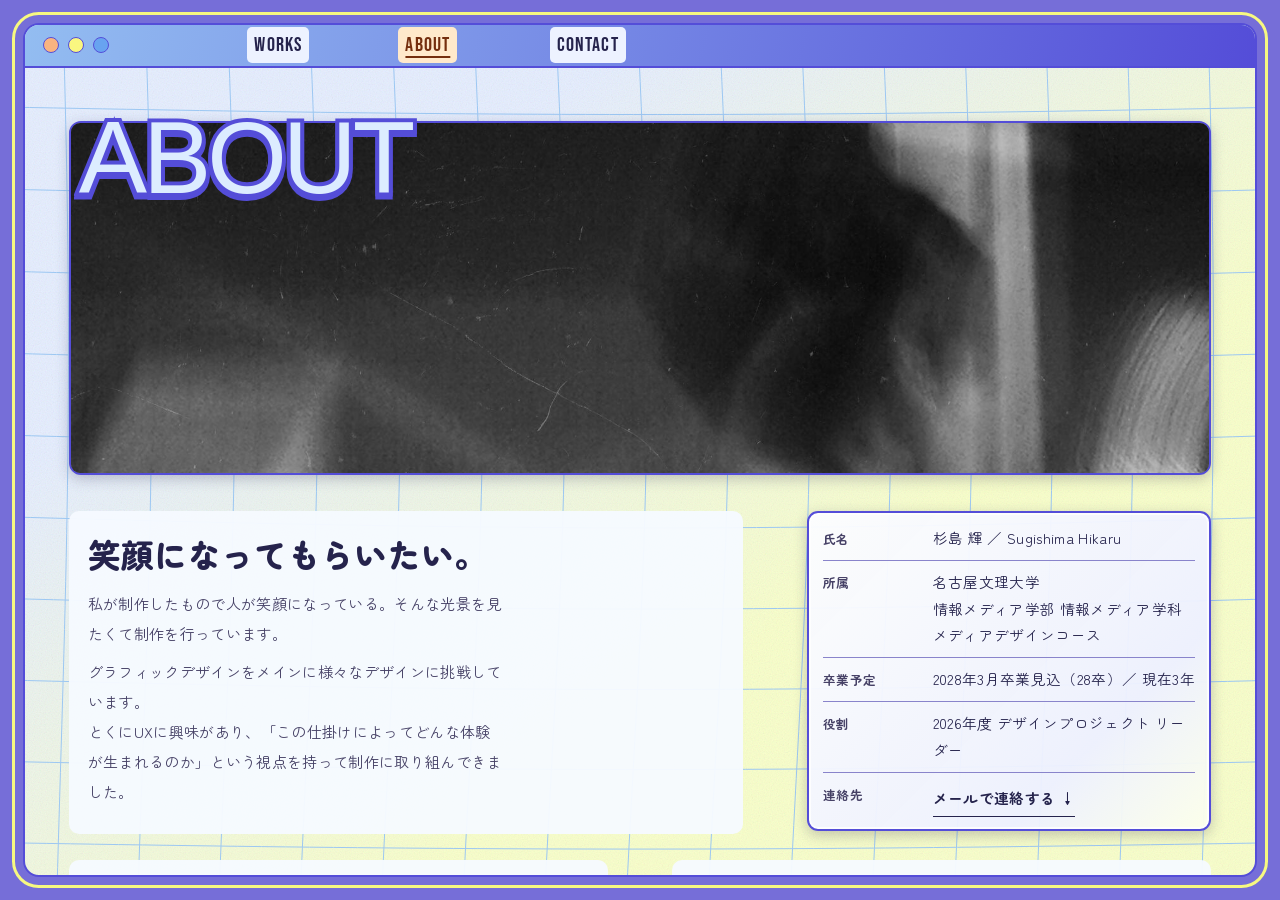
<file: about.html>
<!DOCTYPE html>
<html lang="ja">
<head>
<meta charset="UTF-8">
<meta name="viewport" content="width=device-width, initial-scale=1.0, viewport-fit=cover">
<title>ABOUT — HIKARU SUGISHIMA</title>
<meta name="description" content="名古屋文理大学 情報メディア学科3年 杉島輝のプロフィールと連絡先。">
<link rel="icon" href="data:image/svg+xml,%3Csvg xmlns=%22http://www.w3.org/2000/svg%22 viewBox=%220 0 32 32%22%3E%3Crect x=%222%22 y=%224%22 width=%2228%22 height=%2224%22 rx=%225%22 fill=%22%23f2ede3%22 stroke=%22%2316150f%22 stroke-width=%222.5%22/%3E%3Cpath d=%22M2 11h28%22 stroke=%22%2316150f%22 stroke-width=%222.5%22/%3E%3Ccircle cx=%227%22 cy=%227.5%22 r=%221.6%22 fill=%22%23e4572e%22/%3E%3C/svg%3E">
<link rel="preconnect" href="https://fonts.googleapis.com">
<link rel="preconnect" href="https://fonts.gstatic.com" crossorigin>
<link href="https://fonts.googleapis.com/css2?family=Bebas+Neue&family=Chewy&family=Zen+Maru+Gothic:wght@500;700;900&display=swap" rel="stylesheet">
<link rel="stylesheet" href="css/style.css">
<link rel="stylesheet" href="css/about.css">
<link rel="stylesheet" href="css/theme.css">
</head>
<body class="about">

<div class="bezel" aria-hidden="true"></div>

<div class="win" id="win">
  <canvas id="grid" aria-hidden="true"></canvas>

  <div class="win-scroll" id="scroller">
    <main class="page">
      <section id="about">
        <figure class="photo reveal">
          <img src="assets/img/about.jpg" alt="杉島輝の写真">
          <h1>ABOUT</h1>
        </figure>

        <div class="about-grid">
          <div class="about-main reveal">
            <p class="about-lead">笑顔になってもらいたい。</p>
            <p>私が制作したもので人が笑顔になっている。そんな光景を見たくて制作を行っています。</p>
            <p>グラフィックデザインをメインに様々なデザインに挑戦しています。<br>とくにUXに興味があり、「この仕掛けによってどんな体験が生まれるのか」という視点を持って制作に取り組んできました。</p>
          </div>
          <dl class="about-spec reveal">
            <div><dt>氏名</dt><dd>杉島 輝 ／ Sugishima Hikaru</dd></div>
            <div><dt>所属</dt><dd>名古屋文理大学<br>情報メディア学部 情報メディア学科<br>メディアデザインコース</dd></div>
            <div><dt>卒業予定</dt><dd>2028年3月卒業見込（28卒）／ 現在3年</dd></div>
            <div><dt>役割</dt><dd>2026年度 デザインプロジェクト リーダー</dd></div>
            <div><dt>連絡先</dt><dd><a class="mail" href="#contact">メールで連絡する ↓</a></dd></div>
          </dl>
        </div>

        <div class="about-cols">
          <div class="reveal">
            <h2 class="sub-title">SKILLS</h2>
            <ul class="skill-list">
              <li><span class="skill-name">Illustrator</span><span class="skill-tag">グラフィック</span><span class="skill-bar"><i data-w="80"></i></span></li>
              <li><span class="skill-name">Photoshop</span><span class="skill-tag">グラフィック</span><span class="skill-bar"><i data-w="80"></i></span></li>
              <li><span class="skill-name">Fusion360 / Shapr3D</span><span class="skill-tag">CAD</span><span class="skill-bar"><i data-w="60"></i></span></li>
              <li><span class="skill-name">Womp</span><span class="skill-tag">3DCG</span><span class="skill-bar"><i data-w="60"></i></span></li>
              <li><span class="skill-name">Blender</span><span class="skill-tag">3DCG</span><span class="skill-bar"><i data-w="60"></i></span></li>
              <li><span class="skill-name">Figma</span><span class="skill-tag">UI/UX</span><span class="skill-bar"><i data-w="40"></i></span></li>
              <li><span class="skill-name">Claude</span><span class="skill-tag">生成AI</span><span class="skill-bar"><i data-w="80"></i></span></li>
              <li><span class="skill-name">ChatGPT</span><span class="skill-tag">生成AI</span><span class="skill-bar"><i data-w="40"></i></span></li>
              <li><span class="skill-name">Gemini</span><span class="skill-tag">生成AI</span><span class="skill-bar"><i data-w="60"></i></span></li>
            </ul>
          </div>
          <div class="reveal">
            <h2 class="sub-title">TIMELINE</h2>
            <ul class="tl">
              <li><b>2024.03</b><span>愛知県立佐屋高等学校 卒業</span></li>
              <li><b>2024.04</b><span>名古屋文理大学 入学</span></li>
              <li><b>2024.05</b><span>デザインプロジェクト 所属</span></li>
              <li><b>2025.04</b><span>「デジタルアート入門」SA 担当</span></li>
              <li><b>2026.04</b><span>デザインプロジェクト 26年度リーダー抜擢</span></li>
              <li><b>2026.04</b><span>「デジタルアート入門」SA 担当</span></li>
              <li><b>2026.07</b><span>FabCafe Nagoya Fabオペレーター採用</span></li>
              <li><b>2026.08</b><span>株式会社クラウンパッケージ インターン参加</span></li>
              <li><b>2026.09</b><span>「Webデザイン」SA 担当</span></li>
            </ul>
            <dl class="gloss">
              <dt>SA（スチューデントアシスタント）</dt>
              <dd>教員の講義補助を行う学生。受講者が実習でつまづいた際に補助する。教える側に立つことで、より学びを深めることができる。</dd>
              <dt>FabCafe Nagoya</dt>
              <dd>3Dプリンター・レーザーカッター・UVプリンター・刺繍ミシンを備え、誰もがアイデアをその場で形にできる「ものづくりカフェ」。世界各都市に展開している。</dd>
              <dt>Fabオペレーター</dt>
              <dd>Fabマシンの操作と、来店者のものづくりサポートを担当。メニュー表やイベントのノベルティ制作も行う、インハウスデザイナー兼任の役割。</dd>
            </dl>
          </div>
        </div>
      </section>

      <section class="contact" id="contact">
        <h2 class="contact-title reveal">CONTACT</h2>
        <p class="contact-text reveal">2028年3月卒業見込、就職活動中です。<br>平面のデザインと立体の設計、両方の視点で手を動かします。</p>
        <ul class="contact-links reveal">
          <li><a href="mailto:shikishima210@gmail.com">shikishima210@gmail.com</a></li>
          <li><a href="https://www.instagram.com/shikishima_210/" target="_blank" rel="noopener noreferrer">INSTAGRAM</a></li>
          <li><a href="https://x.com/teru_210" target="_blank" rel="noopener noreferrer">X</a></li>
        </ul>
        <a class="back-mv" href="./">← 作品一覧に戻る</a>
      </section>

      <footer class="foot">
        <span>© 2026 SUGISHIMA HIKARU</span>
        <span>NAGOYA, JAPAN</span>
      </footer>
    </main>
  </div>

  <header class="titlebar">
    <span class="dots"><a class="dot" href="./" aria-label="HOME"></a><span class="dot"></span><span class="dot"></span></span>
    <nav class="nav"><a href="./">WORKS</a><a href="#about" class="on" id="navAbout">ABOUT</a><a href="#contact" id="navContact">CONTACT</a></nav>
  </header>
</div>

<script type="module" src="js/about.js"></script>
</body>
</html>
</file>
<file: css/style.css>
/* =========================================================
   ウィンドウ構図(Figma「ワイヤーフレーム V2」)
   位置・大きさは Figma のウィンドウ内座標(PC 1388×848 / SP 366×820)を
   --u 倍して使う。--u は画面に収まる倍率。
   ========================================================= */
:root{
  --bg:#e4ded1; --bezel:#8f887a; --paper:#f2ede3; --bar:#ded9cf;
  --ink:#16150f; --ink-2:#565044; --ink-3:#6f685b;
  --cloud:#dbd6cc; --grid:#ccc9c2; --ph:#e4ded1; --accent:#e4572e; --accent-ink:#a63816;
  --line:rgba(22,21,15,.18);
  --sans:'Archivo', system-ui, sans-serif;
  --jp:'Zen Kaku Gothic New', sans-serif;
  --ease:cubic-bezier(.16,.84,.28,1);

  --u:min(calc(100vw / 1440), calc(100vh / 900));
  --W:1388; --H:848;               /* ウィンドウの設計サイズ */
  --inset:26; --bz-in:14; --bz-w:8; --bz-r:30; --win-r:18; --win-b:3;
  --bar-h:48;
}
*{box-sizing:border-box; margin:0; padding:0;}
html,body{height:100%;}
body{background:var(--bg); color:var(--ink); font-family:var(--jp); line-height:1.9; letter-spacing:.02em; -webkit-font-smoothing:antialiased; overflow:hidden; overscroll-behavior:none;}
a{color:inherit; text-decoration:none;}
img{display:block; max-width:100%;}
button{font:inherit; color:inherit; background:none; border:0; cursor:pointer;}

/* ---------- 外枠とウィンドウ ---------- */
.bezel{position:fixed; inset:calc(var(--bz-in) * var(--u)); border:calc(var(--bz-w) * var(--u)) solid var(--bezel); border-radius:calc(var(--bz-r) * var(--u)); pointer-events:none;}
.win{position:fixed; inset:calc(var(--inset) * var(--u)); background:var(--paper); border:calc(var(--win-b) * var(--u)) solid var(--ink); border-radius:calc(var(--win-r) * var(--u)); overflow:hidden; overflow:clip; isolation:isolate;}

/* ---------- タイトルバー ---------- */
.titlebar{position:absolute; left:0; right:0; top:0; height:calc(var(--bar-h) * var(--u)); z-index:50;
  background:var(--bar); border-bottom:calc(3 * var(--u)) solid var(--ink);}
.dots{position:absolute; left:calc(20 * var(--u)); top:50%; transform:translateY(-50%); display:flex; gap:calc(10 * var(--u));}
.dot{display:block; width:calc(18 * var(--u)); height:calc(18 * var(--u)); border-radius:50%; background:#fff; border:calc(2 * var(--u)) solid var(--ink);}
.dot:first-child{background:var(--accent);}
a.dot:hover{transform:scale(1.15);}
.nav a{position:absolute; top:50%; transform:translateY(-50%); font-family:var(--sans); font-weight:800; font-size:max(13px, calc(20 * var(--u))); letter-spacing:-.01em; line-height:1;}
.nav a.on{color:var(--accent-ink); text-decoration:underline; text-decoration-thickness:2px; text-underline-offset:.25em;}
.nav a:nth-child(1){left:calc(250 * var(--u));}
.nav a:nth-child(2){left:calc(420 * var(--u));}
.nav a:nth-child(3){left:calc(590 * var(--u));}
.winname{position:absolute; right:calc(24 * var(--u)); top:50%; transform:translateY(-50%); font-size:max(11px, calc(13 * var(--u))); font-weight:500; color:var(--ink-2); white-space:nowrap; transition:opacity .3s;}

/* ---------- 位置の基準になるレイヤー(設計サイズの箱を各辺に寄せる) ---------- */
.layer{position:absolute; width:calc(var(--W) * var(--u)); height:calc(var(--H) * var(--u)); pointer-events:none;}
.layer > *{pointer-events:auto;}
.L {left:0;  top:calc(50% - var(--H) * var(--u) / 2);}
.R {right:0; top:calc(50% - var(--H) * var(--u) / 2);}
.C {left:calc(50% - var(--W) * var(--u) / 2); top:calc(50% - var(--H) * var(--u) / 2);}
.TR{right:0; top:0;}
.BR{right:0; bottom:0;}
.BL{left:0;  bottom:0;}
.at{position:absolute; left:calc(var(--x) * var(--u)); top:calc(var(--y) * var(--u));}
.sz{width:calc(var(--w) * var(--u)); height:calc(var(--h) * var(--u));}

/* ---------- 背景(グリッド・星・雲) ---------- */
#grid{position:absolute; inset:0; width:100%; height:100%; z-index:0;}
.stars{z-index:1;}
.stars > *{pointer-events:none;}
.star{width:calc(var(--s) * var(--u)); height:calc(var(--s) * var(--u)); animation:twinkle 4s ease-in-out infinite; animation-delay:calc(var(--d, 0) * 1s);}
.star path{fill:#fff; stroke:var(--ink-2); stroke-width:1.6; stroke-linejoin:round;}
@keyframes twinkle{0%,100%{transform:scale(1) rotate(0);} 50%{transform:scale(.82) rotate(12deg);}}

.hero{z-index:2;}
.cloud{position:absolute; left:0; top:0; width:100%; height:100%; overflow:visible;}
.cloud .edge ellipse{fill:var(--ink-2);}
.cloud .fill ellipse{fill:var(--cloud);}
.logo{width:calc(900 * var(--u)); height:calc(470 * var(--u)); transform:rotate(-8deg); transform-origin:50% 50%;}
.logo span{position:absolute; left:calc(var(--x) * var(--u)); top:calc(var(--y) * var(--u)); font-family:var(--sans); font-weight:900; line-height:.9; white-space:nowrap; color:var(--ink);}
.logo .l1{font-size:calc(196 * var(--u)); letter-spacing:-.03em;}
.logo .l2{font-size:calc(124 * var(--u)); letter-spacing:-.02em;}
.role, .hint{font-family:var(--sans); font-weight:700; font-size:max(11px, calc(11 * var(--u))); letter-spacing:.12em; color:var(--ink-2); white-space:nowrap;}
.hint{font-family:var(--jp); font-size:max(12px, calc(13 * var(--u))); letter-spacing:.06em; color:var(--ink);}
.intro{font-family:var(--jp); font-weight:700; font-size:max(12px, calc(17 * var(--u))); line-height:1.6; letter-spacing:.04em; color:var(--ink); white-space:nowrap;}

/* ---------- 3D ---------- */
#stage{position:absolute; inset:0; width:100%; height:100%; z-index:3; display:block; touch-action:none;}
.slots{z-index:0; visibility:hidden;}
.slot{position:absolute; left:calc(var(--x) * var(--u)); top:calc(var(--y) * var(--u)); width:calc(var(--w) * var(--u)); height:calc(var(--h) * var(--u));}

/* ---------- フォルダ(作品一覧) ---------- */
.folders-layer{z-index:4;}
.folder{position:absolute; left:calc(var(--x) * var(--u)); top:calc(var(--y) * var(--u)); width:calc(76 * var(--u)); height:calc(58 * var(--u)); transition:transform .3s var(--ease);}
.folder i{position:absolute; left:0; top:0; width:calc(30 * var(--u)); height:calc(10 * var(--u)); border:1px solid var(--ink); border-bottom:0; border-radius:calc(4 * var(--u)) calc(4 * var(--u)) 0 0; background:var(--ph);}
.folder b{position:absolute; left:0; top:calc(8 * var(--u)); width:100%; height:calc(48 * var(--u)); border:1px solid var(--ink); border-radius:calc(4 * var(--u)); background:var(--ph);
  display:flex; align-items:flex-end; padding:0 0 calc(6 * var(--u)) calc(8 * var(--u)); font-family:var(--sans); font-weight:700; font-size:max(11px, calc(13 * var(--u))); line-height:1;}
.folder.on i, .folder.on b{background:var(--ink); color:#fff;}
.folder:hover{transform:translateY(calc(-4 * var(--u)));}
.folder:hover:not(.on) b, .folder:hover:not(.on) i{background:#fff;}

/* ---------- 今の作品ラベル ---------- */
.ui-layer{z-index:5;}
.label{left:auto; right:calc(28 * var(--u)); top:auto; bottom:calc(22 * var(--u)); width:auto; min-width:calc(298 * var(--u)); max-width:calc(460 * var(--u)); padding:calc(14 * var(--u)) calc(16 * var(--u)); background:var(--paper); border:1px solid var(--ink); border-radius:calc(10 * var(--u));
  display:flex; flex-direction:column; gap:calc(8 * var(--u)); transition:opacity .4s ease, transform .5s var(--ease);}
.label-head{display:flex; align-items:baseline; gap:calc(10 * var(--u)); min-width:0;}
.label-no{font-family:var(--sans); font-weight:700; font-size:max(11px, calc(12 * var(--u))); color:var(--accent-ink); white-space:nowrap;}
.label-title{font-weight:700; font-size:max(14px, calc(16 * var(--u))); line-height:1.4; display:-webkit-box; -webkit-box-orient:vertical; -webkit-line-clamp:2; overflow:hidden;}
.label-meta{display:flex; flex-wrap:wrap; align-items:center; row-gap:calc(10 * var(--u)); gap:calc(8 * var(--u)); font-family:var(--sans); font-weight:600; font-size:max(11px, calc(11 * var(--u))); letter-spacing:.08em; color:var(--ink-2);}
.chip{font-family:var(--jp); font-weight:700; font-size:max(10.5px, calc(10.5 * var(--u))); letter-spacing:.06em; padding:calc(3 * var(--u)) calc(7 * var(--u)); border:1px solid var(--line); border-radius:3px; color:var(--ink-2); line-height:1.4; white-space:nowrap;}
.chip.adopted{background:var(--accent); color:#fff; border-color:var(--accent);}
.label-meta .br{flex-basis:100%; height:0;}
.pill{align-self:flex-start; white-space:nowrap; font-family:var(--jp); font-weight:700; font-size:max(13px, calc(14 * var(--u))); letter-spacing:.06em; color:var(--ink); min-height:max(40px, calc(44 * var(--u))); padding:0 calc(20 * var(--u)); border:1px solid var(--ink); border-radius:999px; transition:background .25s, color .25s;}
.pill:hover{background:var(--ink); color:var(--paper);}
.label.swap{animation:swap .6s var(--ease);}
.label-hint{font-size:max(11.5px, calc(12 * var(--u))); color:var(--ink-2); line-height:1.4; border-top:1px dashed var(--line); padding-top:calc(8 * var(--u));}
.label-list{display:none; margin-left:auto; flex:none; font-weight:700; font-size:12px; min-height:30px; padding:0 10px; border:1px solid var(--ink); border-radius:999px; background:var(--paper); white-space:nowrap;}
@keyframes swap{0%{opacity:0; transform:translateY(calc(10 * var(--u)));} 100%{opacity:1; transform:none;}}

/* ---------- ホバー名札 ---------- */
.tag{position:fixed; left:0; top:0; z-index:200; pointer-events:none; display:flex; gap:10px; align-items:baseline;
  background:var(--ink); color:var(--paper); padding:6px 11px 7px; font-size:12px; line-height:1.4; white-space:nowrap; opacity:0; transition:opacity .2s;}
.tag b{font-family:var(--sans); font-size:9.5px; letter-spacing:.14em; color:var(--accent);}
.tag.on{opacity:1;}

/* ---------- 作品ウィンドウ(詳細) ---------- */
.doc-layer{z-index:30;}
.doc{position:absolute; left:calc(36 * var(--u)); top:calc(78 * var(--u)); width:calc(560 * var(--u)); height:calc(740 * var(--u));
  display:flex; flex-direction:column; background:var(--paper); border:calc(3 * var(--u)) solid var(--ink); border-radius:calc(14 * var(--u)); overflow:hidden;
  box-shadow:calc(8 * var(--u)) calc(10 * var(--u)) 0 rgba(0,0,0,.12);
  opacity:0; visibility:hidden; transform:translateY(calc(18 * var(--u))) scale(.97); transform-origin:20% 0;
  transition:opacity .35s ease, visibility .35s ease, transform .5s var(--ease);}
.doc.on{opacity:1; visibility:visible; transform:none; transition:opacity .35s ease, visibility 0s, transform .5s var(--ease);}   /* 出すときはすぐ操作できるように */
.doc-bar{flex:none; position:relative; height:calc(40 * var(--u)); background:var(--bar); border-bottom:calc(2.5 * var(--u)) solid var(--ink); display:flex; align-items:center; gap:calc(10 * var(--u)); padding:0 calc(14 * var(--u)) 0 calc(16 * var(--u));}
.doc-bar .dots{position:static; transform:none; gap:calc(8 * var(--u));}
.doc-bar .dot{width:calc(14 * var(--u)); height:calc(14 * var(--u)); border-width:calc(1.5 * var(--u));}
.doc-name{flex:1; min-width:0; margin-left:calc(4 * var(--u)); font-weight:700; font-size:max(12px, calc(12 * var(--u))); white-space:nowrap; overflow:hidden; text-overflow:ellipsis;}
.doc-nav{display:flex; gap:calc(8 * var(--u));}
.doc-nav button, .doc-close{font-family:var(--jp); font-weight:700; font-size:max(12px, calc(12 * var(--u))); letter-spacing:.04em; white-space:nowrap; min-height:32px; padding:0 calc(12 * var(--u)); border:1px solid var(--ink); border-radius:999px; background:var(--paper);}
.doc-close{flex:none;}
.doc-close:hover{background:var(--ink); color:var(--paper);}
.doc-nav button:hover{background:var(--ink); color:var(--paper);}
.doc-body{flex:1; overflow-y:auto; overscroll-behavior:contain; padding:calc(22 * var(--u)) calc(28 * var(--u)) calc(60 * var(--u)); scrollbar-width:thin;}
.doc.on .doc-body > *{animation:swap .7s var(--ease) both;}
.doc.on .doc-body > *:nth-child(2){animation-delay:.04s;} .doc.on .doc-body > *:nth-child(3){animation-delay:.08s;} .doc.on .doc-body > *:nth-child(n+4){animation-delay:.12s;}
.p-chips{display:flex; flex-wrap:wrap; gap:5px; margin-bottom:calc(12 * var(--u));}
.p-title{font-size:calc(30 * var(--u)); font-weight:700; line-height:1.4; margin-bottom:calc(22 * var(--u));}
.p-concept{border-top:1px solid var(--ink); padding-top:calc(12 * var(--u)); margin-bottom:calc(26 * var(--u));}
.p-concept h3, .p-steps h3{font-family:var(--jp); font-weight:700; font-size:max(11px, calc(11 * var(--u))); letter-spacing:.12em; color:var(--ink-2); margin-bottom:calc(6 * var(--u));}
.p-concept p{font-size:max(15px, calc(18 * var(--u))); font-weight:500; line-height:1.85;}
.p-steps{list-style:none; display:grid; gap:calc(18 * var(--u)); margin-bottom:calc(26 * var(--u));}
.p-steps h3{font-family:var(--jp); font-size:max(13px, calc(13 * var(--u))); letter-spacing:.08em; color:var(--ink); display:flex; gap:10px; align-items:baseline;}
.p-steps h3 i{font-family:var(--sans); font-style:normal; font-size:max(11px, calc(11 * var(--u))); color:var(--accent-ink);}
.p-steps p{font-size:max(13.5px, calc(14 * var(--u))); line-height:1.95; color:var(--ink-2);}
.p-spec{border-top:1px solid var(--ink); margin-bottom:calc(20 * var(--u));}
.p-spec > div{display:grid; grid-template-columns:calc(80 * var(--u)) 1fr; gap:12px; padding:calc(9 * var(--u)) 0; border-bottom:1px solid var(--line);}
.p-spec dt{font-size:max(11.5px, calc(11.5 * var(--u))); color:var(--ink-2);}
.p-spec dd{font-size:max(13px, calc(13 * var(--u))); line-height:1.9;}
.p-live{display:inline-block; margin-bottom:calc(20 * var(--u)); font-family:var(--jp); font-weight:700; font-size:max(13px, calc(13 * var(--u))); letter-spacing:.04em; border-bottom:1px solid var(--ink);}
.p-shots{display:grid; grid-template-columns:repeat(3, 1fr); gap:8px;}
.p-shots button{aspect-ratio:1; overflow:hidden; background:var(--ph); border:1px solid var(--line);}
.p-shots img{width:100%; height:100%; object-fit:cover; transition:transform .5s var(--ease);}
.p-shots button:hover img{transform:scale(1.05);}

.tools-layer{z-index:31;}
.tools{white-space:nowrap; display:flex; align-items:center; gap:calc(14 * var(--u)); opacity:0; visibility:hidden; transition:opacity .3s ease .15s, visibility .3s ease .15s;}
.tools.on{opacity:1; visibility:visible;}
.tool{font-size:max(12px, calc(12.5 * var(--u))); min-height:36px; font-weight:500; padding:calc(8 * var(--u)) calc(16 * var(--u)); border:1px solid var(--ink); border-radius:999px; background:var(--paper);}
.tool:hover{background:var(--ink); color:var(--paper);}
.tool-note{font-family:var(--jp); font-weight:500; font-size:max(12px, calc(13 * var(--u))); letter-spacing:.04em; color:var(--ink-2);}

/* ---------- 読み込みダイアログ ---------- */
.dialog{position:absolute; z-index:40; left:50%; top:50%; width:min(calc(420 * var(--u)), calc(100% - 24px)); height:calc(190 * var(--u)); transform:translate(-50%,-50%);
  background:var(--paper); border:calc(2.5 * var(--u)) solid var(--ink); border-radius:calc(12 * var(--u)); overflow:hidden; box-shadow:calc(6 * var(--u)) calc(8 * var(--u)) 0 rgba(0,0,0,.12);
  transition:opacity .35s ease, transform .5s var(--ease), visibility .35s;}
.dialog-bar{height:calc(34 * var(--u)); background:var(--bar); border-bottom:calc(2 * var(--u)) solid var(--ink); position:relative;}
.dialog-bar .dots{left:calc(12 * var(--u)); gap:calc(6 * var(--u));}
.dialog-bar .dot{width:calc(11 * var(--u)); height:calc(11 * var(--u)); border-width:calc(1.5 * var(--u));}
.dialog-bar span{position:absolute; left:calc(72 * var(--u)); top:50%; transform:translateY(-50%); font-family:var(--jp); font-weight:700; font-size:max(11px, calc(12 * var(--u))); letter-spacing:.06em;}
.dialog-sub{position:absolute; left:calc(35 * var(--u)); top:calc(61 * var(--u)); font-family:var(--sans); font-weight:700; font-size:max(11px, calc(13 * var(--u))); color:var(--ink-2); letter-spacing:.02em;}
.dialog-main{position:absolute; left:calc(32 * var(--u)); top:calc(70 * var(--u)); font-family:var(--sans); font-weight:900; font-size:calc(52 * var(--u)); line-height:1; letter-spacing:-.02em;}
.dialog-pct{position:absolute; right:calc(32 * var(--u)); top:calc(122 * var(--u)); font-family:var(--sans); font-weight:700; font-size:calc(14 * var(--u)); color:var(--ink-2);}
.dialog-track{position:absolute; left:calc(32 * var(--u)); right:calc(32 * var(--u)); top:calc(140 * var(--u)); height:calc(14 * var(--u)); border:calc(1.5 * var(--u)) solid var(--ink); border-radius:999px; background:#fff; overflow:hidden;}
.dialog-track i{display:block; height:100%; background:var(--ink); transform:scaleX(0); transform-origin:left;}

/* 読み込み中は中身を隠し、終わったら順に出す */
.hero, .folders-layer, .ui-layer, #stage{transition:opacity .6s ease, transform .9s var(--ease);}
body.loading .hero{opacity:0; transform:scale(.94) rotate(-2deg);}
body.loading .folders-layer, body.loading .ui-layer, body.loading #stage, body.loading .list-btn-layer, body.loading .flat-layer{opacity:0; pointer-events:none;}
body.loading .folders-layer{transform:translateY(calc(-14 * var(--u)));}
body:not(.loading) .dialog{opacity:0; visibility:hidden; transform:translate(-50%,-50%) scale(.9);}
body:not(.loading) .folders-layer{transition-delay:.25s;}
body:not(.loading) .ui-layer{transition-delay:.45s;}

/* 詳細を開いている間 */
body.is-open .hero{opacity:1;}
body.is-open .logo{opacity:.12; transition:opacity .5s ease;}
body.is-open .cloud{opacity:.25; transition:opacity .5s ease;}
body.is-open .label, body.is-open .hint, body.is-open .role, body.is-open .intro, body.is-open .list-btn{opacity:0; pointer-events:none;}
.logo, .cloud, .hint, .role, .intro, .list-btn{transition:opacity .5s ease;}

/* 画像の拡大 */
.lightbox{position:fixed; inset:0; z-index:300; display:grid; place-items:center; padding:clamp(16px,4vw,60px); background:rgba(22,21,15,.82); cursor:zoom-out; opacity:0; visibility:hidden; transition:opacity .3s ease, visibility .3s ease;}
.lightbox.on{opacity:1; visibility:visible; transition:opacity .3s ease, visibility 0s;}
.lightbox img{max-width:100%; max-height:100%; object-fit:contain;}
.lightbox-close{position:absolute; top:16px; right:16px; font-weight:700; font-size:14px; color:var(--paper); border:1px solid var(--paper); border-radius:999px; min-height:44px; padding:0 18px; cursor:pointer;}
.lightbox-close:hover{background:var(--paper); color:var(--ink);}

.sp{display:none !important;}

/* =========================================================
   スマホ(縦長)— Figma C1/C2(ウィンドウ 366×820)
   ========================================================= */
@media (max-aspect-ratio:1/1){
  :root{ --u:min(calc(100vw / 390), calc(100vh / 844)); --W:366; --H:820; --inset:12; --bz-in:6; --bz-w:5; --bz-r:20; --win-r:12; --win-b:2.5; --bar-h:38; }
  .pc{display:none !important;}
  .sp{display:block !important;}
  .layer{left:calc(50% - var(--W) * var(--u) / 2); right:auto;}
  .L, .R, .C, .TR{top:0;}
  .BR, .BL{top:auto; bottom:0;}
  .at{left:calc(var(--xs, var(--x)) * var(--u)); top:calc(var(--ys, var(--y)) * var(--u));}
  .slot{left:calc(var(--xs) * var(--u)); top:calc(var(--ys) * var(--u)); width:calc(var(--ws) * var(--u)); height:calc(var(--hs) * var(--u));}
  .slot.pc-slot{display:none;}
  .folders-layer{top:auto; bottom:0;}
  .tools-layer{top:0; bottom:auto;}
  .folder{left:calc(var(--xs) * var(--u)); top:calc(var(--ys) * var(--u)); width:calc(50 * var(--u)); height:calc(42 * var(--u));}
  .folder i{width:calc(20 * var(--u)); height:calc(8 * var(--u));}
  .folder b{top:calc(6 * var(--u)); height:calc(36 * var(--u)); font-size:calc(11 * var(--u)); padding:0 0 calc(6 * var(--u)) calc(6 * var(--u));}

  .dots{left:calc(12 * var(--u)); gap:calc(6 * var(--u));}
  .dot{width:calc(12 * var(--u)); height:calc(12 * var(--u)); border-width:calc(1.5 * var(--u));}
  .nav{position:absolute; right:calc(12 * var(--u)); top:50%; transform:translateY(-50%); display:flex; gap:calc(16 * var(--u));}
  .nav a{position:static; transform:none; font-size:calc(14 * var(--u));}
  .winname{display:none;}

  .logo{width:calc(340 * var(--u)); height:calc(190 * var(--u));}
  .logo span{left:calc(var(--xs) * var(--u)); top:calc(var(--ys) * var(--u));}
  .logo .l1{font-size:calc(70 * var(--u));}
  .logo .l2{font-size:calc(44 * var(--u));}
  .hint{font-size:max(12px, calc(12 * var(--u))); letter-spacing:.04em;}
  .intro{font-size:max(10.5px, calc(11.5 * var(--u))); letter-spacing:0; line-height:1.5;}
  .list-btn-layer{display:none;}
  .label-list{display:inline-block;}
  .label-head{align-items:center;}
  .intro .pc-i{display:none;}
  .flat{left:calc(var(--xs) * var(--u)); top:calc(var(--ys) * var(--u)); width:calc(var(--ws) * var(--u)); height:calc(var(--hs) * var(--u));}
  .folder::after{display:none;}

  .label{top:auto; bottom:calc(128 * var(--u)); left:calc(12 * var(--u)); right:auto; min-width:0; max-width:none; width:calc(342 * var(--u)); padding:calc(10 * var(--u)) calc(12 * var(--u)); gap:calc(6 * var(--u)); border-radius:calc(8 * var(--u));}
  .label-title{font-size:max(14px, calc(15 * var(--u)));}
  .label-meta{flex-wrap:wrap; row-gap:6px;}
  .label-meta .br{display:none;}
  .label-meta .pill{margin-left:auto; min-height:36px; padding:0 12px; font-size:12px;}

  .doc{left:calc(8 * var(--u)); top:calc(360 * var(--u)); width:calc(350 * var(--u)); height:calc(452 * var(--u)); border-width:calc(2.5 * var(--u)); border-radius:calc(12 * var(--u)); transform:translateY(calc(40 * var(--u))); transform-origin:50% 100%;}
  .doc-bar{height:calc(36 * var(--u)); padding:0 calc(10 * var(--u)) 0 calc(12 * var(--u));}
  .doc-bar .dot{width:calc(11 * var(--u)); height:calc(11 * var(--u));}
  .doc-name{font-size:11px;}
  .doc-nav button, .doc-close{font-size:12px; padding:0 9px; min-height:30px;}
  .doc-body{padding:calc(14 * var(--u)) calc(14 * var(--u)) calc(40 * var(--u));}
  .p-title{font-size:calc(20 * var(--u));}
  .p-concept p{font-size:calc(16 * var(--u));}
  .tools .tool-note{font-size:11px;}
  .tool{font-size:12px; padding:0 11px; min-height:32px;}
}

/* ---------- 一覧ボタンと一覧 ---------- */
.list-btn-layer{z-index:6;}
.list-btn{font-family:var(--jp); font-weight:700; font-size:max(12px, calc(13 * var(--u))); letter-spacing:.04em; white-space:nowrap; min-height:max(36px, calc(40 * var(--u))); padding:0 calc(14 * var(--u)); border:1px solid var(--ink); border-radius:999px; background:var(--paper);}
.list-btn:hover{background:var(--ink); color:var(--paper);}
.list{position:fixed; inset:0; z-index:250; overflow-y:auto; overscroll-behavior:contain; background:rgba(242,237,227,.97); padding:clamp(16px,4vw,56px); opacity:0; transition:opacity .3s ease;}
.list.on{opacity:1;}
.list-head{display:flex; justify-content:space-between; align-items:center; gap:16px; margin-bottom:clamp(16px,3vw,32px); padding-bottom:12px; border-bottom:2px solid var(--ink);}
.list-head h2{font-size:clamp(20px,2.6vw,32px); font-weight:700; line-height:1.3;}
.list-head small{font-size:.5em; font-weight:500; color:var(--ink-2); margin-left:.6em;}
.list-close{font-weight:700; font-size:14px; min-height:44px; padding:0 18px; border:1px solid var(--ink); border-radius:999px; background:var(--paper); white-space:nowrap;}
.list-close:hover{background:var(--ink); color:var(--paper);}
.list-grid{list-style:none; display:grid; grid-template-columns:repeat(auto-fill, minmax(min(100%, 230px), 1fr)); gap:clamp(12px,2vw,24px);}
.card{display:grid; gap:6px; width:100%; text-align:left; padding:10px 10px 14px; border:1px solid var(--ink); border-radius:12px; background:var(--paper); transition:transform .3s var(--ease), box-shadow .3s;}
.card:hover{transform:translateY(-3px); box-shadow:4px 6px 0 rgba(0,0,0,.12);}
.card-img{display:block; aspect-ratio:4 / 3; overflow:hidden; border-radius:6px; background:var(--ph);}
.card-img img{width:100%; height:100%; object-fit:cover;}
.card-no{font-family:var(--sans); font-weight:700; font-size:12px; color:var(--accent-ink); margin-top:4px;}
.card-title{font-weight:700; font-size:15px; line-height:1.5;}
.card-meta{display:flex; flex-wrap:wrap; gap:6px; align-items:center; font-family:var(--sans); font-size:12px; color:var(--ink-2);}

/* フォルダ:ホバー・フォーカスで作品名を出す */
.folder::after{content:attr(data-title); position:absolute; right:calc(100% + 8px); top:calc(14 * var(--u)); background:var(--ink); color:var(--paper); font-size:12px; font-weight:500; line-height:1.4; padding:5px 10px; white-space:nowrap; border-radius:4px; opacity:0; pointer-events:none; transition:opacity .2s;}
.folder:hover::after, .folder:focus-visible::after{opacity:1;}

/* 3D が使えないときの画像 */
.flat-layer{z-index:3;}
.flat{position:absolute; left:calc(var(--x) * var(--u)); top:calc(var(--y) * var(--u)); width:calc(var(--w) * var(--u)); height:calc(var(--h) * var(--u)); object-fit:contain; transform:rotate(-4deg); cursor:pointer; filter:drop-shadow(6px 8px 0 rgba(0,0,0,.12));}
body:not(.no3d) .flat-layer{display:none;}

/* 詳細:担当と結果のまとめ */
.p-sum{border:1px solid var(--ink); border-radius:8px; padding:calc(10 * var(--u)) calc(14 * var(--u)); margin-bottom:calc(22 * var(--u)); background:#fff;}
.p-sum > div{display:grid; grid-template-columns:3.5em 1fr; gap:10px; padding:4px 0;}
.p-sum dt{font-weight:700; font-size:max(12px, calc(12 * var(--u))); color:var(--accent-ink); padding-top:.15em;}
.p-sum dd{font-size:max(14px, calc(15 * var(--u))); font-weight:500; line-height:1.7;}

/* キーボード操作の位置を見えるように */
:focus-visible{outline:3px solid var(--accent-ink); outline-offset:3px;}
.doc-body:focus-visible{outline-offset:-3px;}

@media (prefers-reduced-motion:reduce){
  .doc, .tools, .label, .dialog, .hero, .folders-layer, .ui-layer, #stage, .list, .lightbox{transition:none !important;}
  .star{animation:none;}
  .doc.on .doc-body > *, .label.swap{animation:none;}
}
</file>
<file: css/about.css>
/* ABOUT / CONTACT — ウィンドウの中だけスクロールする */
:root{--pad:calc(49 * var(--u));}
@media (max-aspect-ratio:1/1){ :root{--pad:calc(16 * var(--u));} }
.win-scroll{position:absolute; left:0; right:0; top:calc(var(--bar-h) * var(--u)); bottom:0; z-index:5; overflow-y:auto; overscroll-behavior:contain; scroll-behavior:smooth; scrollbar-width:thin;}
.page{padding:calc(60 * var(--u)) calc(49 * var(--u)) 0; max-width:1680px; margin:0 auto;}
.photo{position:relative; width:100%; aspect-ratio:1290 / 434; margin-bottom:calc(40 * var(--u)); background:#424242; overflow:visible;}
.photo img{width:100%; height:100%; object-fit:cover; object-position:50% 40%; filter:grayscale(1);}
.photo h1{position:absolute; left:0; top:calc(-13 * var(--u)); font-family:var(--sans); font-weight:900; font-size:calc(130 * var(--u)); line-height:.9; letter-spacing:-.04em; color:#fff;}
.photo .note{position:absolute; right:calc(14 * var(--u)); bottom:calc(10 * var(--u)); font-size:11px; color:rgba(255,255,255,.6);}
.wrap{padding:0;}
.contact{min-height:auto !important; padding-bottom:0;}
.foot{margin-left:calc(-49 * var(--u)); margin-right:calc(-49 * var(--u));}
body.about{overflow:hidden;}
@media (max-aspect-ratio:1/1){
  .page{padding:calc(24 * var(--u)) calc(16 * var(--u)) 0;}
  .photo{aspect-ratio:auto; height:clamp(150px, 24vh, 190px);}
  .photo h1{font-size:calc(64 * var(--u)); top:calc(-6 * var(--u));}
  .foot{margin-left:calc(-16 * var(--u)); margin-right:calc(-16 * var(--u));}
}
.sub-title{font-family:var(--sans); font-weight:700; font-size:12px; letter-spacing:.16em; color:var(--ink-2);
  padding-bottom:10px; border-bottom:1px solid var(--ink); margin-bottom:22px;}
/* 動きはスクリプトが準備できたときだけ。失敗しても文字は見える */
.js-reveal .reveal{opacity:0; transform:translateY(18px); transition:opacity .8s ease, transform 1s var(--ease);}
.js-reveal .reveal.in{opacity:1; transform:none;}
/* 本文の後ろにグリッド線が通らないよう、紙の地を敷く */
.page{background:var(--paper);}

.about-grid{display:grid; grid-template-columns:minmax(0,1.25fr) minmax(0,.75fr); gap:clamp(28px,5vw,80px); align-items:start;}
.about-main .about-lead{color:var(--ink); max-width:none; font-size:clamp(24px,3.6vw,48px); font-weight:700; line-height:1.5; letter-spacing:.01em; margin-bottom:26px;}
.about-main p{font-size:15px; line-height:2; color:var(--ink-2); margin-bottom:16px; max-width:52ch;}
.about-spec{border-top:1px solid var(--ink);}
.about-spec > div{display:grid; grid-template-columns:96px 1fr; gap:14px; padding:13px 0; border-bottom:1px solid var(--line);}
.about-spec dt{font-weight:700; font-size:12.5px; letter-spacing:.04em; color:var(--ink-2); padding-top:2px;}
.about-spec dd{font-size:14.5px; line-height:1.85;}
.about-spec .mail{font-weight:700; border-bottom:1px solid var(--ink);}

.about-cols{display:grid; grid-template-columns:1fr 1fr; gap:clamp(28px,5vw,80px); margin-top:clamp(50px,8vw,110px);}
.skill-list{list-style:none;}
.skill-list li{display:grid; grid-template-columns:150px 82px 1fr; gap:12px; align-items:center; margin-bottom:12px;}
.skill-name{font-size:14px;}
.skill-tag{font-weight:700; font-size:11px; letter-spacing:.04em; color:var(--ink-2);
  border:1px solid var(--line); border-radius:999px; padding:3px 0; text-align:center;}
.skill-bar{height:1px; background:var(--line); position:relative;}
.skill-bar i{position:absolute; left:0; top:-1px; height:3px; width:0; background:var(--ink); transition:width 1.1s var(--ease);}

.tl{list-style:none; margin-bottom:34px;}
.tl li{display:grid; grid-template-columns:76px 1fr; gap:14px; padding:9px 0; border-bottom:1px dotted var(--line); font-size:14px;}
.tl b{font-family:var(--sans); font-weight:700; font-size:12px; letter-spacing:.04em; color:var(--ink-2); padding-top:3px;}
.gloss{border-top:1px solid var(--ink); padding-top:16px;}
.gloss dt{font-weight:700; font-size:12.5px; letter-spacing:.04em; color:var(--ink); margin-bottom:4px;}
.gloss dd{font-size:13.5px; line-height:1.9; color:var(--ink-2); margin-bottom:14px;}

.contact{min-height:88svh; display:flex; flex-direction:column; justify-content:center; padding-top:clamp(60px,10vh,120px);}
.contact-title{font-family:var(--sans); font-weight:800; font-size:clamp(48px,13vw,210px); line-height:.9; letter-spacing:-.04em; margin-bottom:26px;}
.contact-text{font-size:15px; line-height:2.1; color:var(--ink-2); margin-bottom:34px;}
.contact-links{list-style:none; display:flex; flex-direction:column; gap:10px;}
.contact-links a{font-family:var(--sans); font-weight:600; font-size:clamp(16px,2.2vw,28px); letter-spacing:.02em;}
.back-mv{display:inline-flex; align-items:center; gap:10px; margin-top:clamp(40px,7vh,80px);
  font-weight:700; font-size:14px; letter-spacing:.04em;
  border:1px solid var(--ink); border-radius:999px; padding:11px 20px; align-self:flex-start; transition:background .25s, color .25s;}
.back-mv:hover{background:var(--ink); color:var(--paper);}
.foot{
  display:flex; justify-content:space-between; gap:16px; flex-wrap:wrap;
  padding:26px var(--pad); margin-top:clamp(50px,9vh,110px); border-top:1px solid var(--line);
  font-family:var(--sans); font-weight:500; font-size:11px; letter-spacing:.12em; color:var(--ink-2);
}

@media (max-width:900px){
  .about-grid, .about-cols{grid-template-columns:1fr;}
  .about-spec{order:-1;}   /* スマホでは氏名・所属・卒業予定を先に */
  .skill-list li{grid-template-columns:118px 74px 1fr;}
}

@media (prefers-reduced-motion:reduce){
  .win-scroll{scroll-behavior:auto;}
  .js-reveal .reveal{opacity:1; transform:none; transition:none;}
  .skill-bar i{transition:none;}
}
</file>
<file: css/theme.css>
/* =========================================================
   テーマ:Design Project テイスト(カンプ V2 / Codex の _comp/comp.css から移植)
   style.css・about.css の後に読み込んで、色・書体・質感だけを上書きする。
   ========================================================= */
:root {
  --bg: #766ed8;
  --bezel: #f7f881;
  --paper: #f3f6ff;
  --bar: #c5dafa;
  --ink: #25234c;
  --ink-2: #464166;
  --ink-3: #464166;
  --accent: #f9b480;
  --accent-ink: #742e0e;
  --cloud: #809af9;
  --grid: #9cc7f2;
  --ph: #c5ddff;
  --line: #8984cb;
  --indigo: #544dd8;
  --yellow: #f7f881;
  --title-gradient: linear-gradient(105deg, #93bdf1, #544dd8);
  --window-gradient: linear-gradient(145deg, #e7efff 26%, #f9ffcd 66%);
  --glass: linear-gradient(135deg, #fcfdfff7, #edf0fff5 72%, #fcffecf5);
  --glass-shadow: inset 0 0 0 2px #fffc, 0 4px 14px #2b275040;
  --sans: 'Bebas Neue', 'Arial Narrow', sans-serif;
  --jp: 'Zen Maru Gothic', 'Hiragino Maru Gothic ProN', sans-serif;
  --display: 'Chewy', 'Arial Rounded MT Bold', sans-serif;
}
[hidden] { display: none !important; }
.bezel { border-width: clamp(2px, calc(4 * var(--u)), 4px); }
.win { background: var(--window-gradient); border-color: var(--indigo); }
/* 質感のノイズ(方眼の下に敷く) */
.win::before {
  content: ""; position: absolute; inset: 0; z-index: 0; pointer-events: none;
  opacity: .14; mix-blend-mode: multiply;
  background-image: url("data:image/svg+xml,%3Csvg xmlns='http://www.w3.org/2000/svg' width='140' height='140'%3E%3Cfilter id='n'%3E%3CfeTurbulence type='fractalNoise' baseFrequency='.84' numOctaves='3' stitchTiles='stitch'/%3E%3C/filter%3E%3Cpath filter='url(%23n)' d='M0 0h140v140H0z'/%3E%3C/svg%3E");
}
.titlebar { height: max(36px, calc(var(--bar-h) * var(--u))); background: var(--title-gradient); border-color: var(--indigo); }
.dot { border-color: var(--indigo); }
.dot:nth-child(2) { background: #f9f680; }
.dot:nth-child(3) { background: #68a3f0; }
.nav a, .winname, .tool-note, .dialog-bar > span:last-child {
  background: #edf2ff;
  border-radius: 5px;
  padding: 2px 7px;
}
.nav a {
  display: inline-flex;
  align-items: center;
  min-height: 36px;
  font-weight: 400;
  font-size: max(15px, calc(22 * var(--u)));
  letter-spacing: .06em;
}
.nav a.on { background: #ffe9cb; }
.winname, .role, .label-no, .label-meta, .label-hint { font-size: 12px; }
.star path { fill: var(--yellow); stroke: var(--indigo); }
.cloud .edge ellipse { fill: var(--indigo); }
.cloud .fill ellipse { fill: inherit; }
.cloud {
  filter: drop-shadow(calc(7 * var(--u)) calc(7 * var(--u)) 0 #a7c4ff)
          drop-shadow(calc(4 * var(--u)) calc(4 * var(--u)) 0 #99b7ff);
}
.logo span, .dialog-main, .photo h1, .contact-title {
  font-family: var(--display);
  font-weight: 400;
  color: #dcecff;
  -webkit-text-stroke: clamp(3px, .62vw, 9px) var(--indigo);
  paint-order: stroke fill;
  filter: drop-shadow(0 3px 0 var(--indigo));
}
.logo span {
  background: linear-gradient(#e6edff 15%, #a3cfff 88%);
  background-clip: text;
  -webkit-text-fill-color: transparent;
}
.logo .l1 { font-size: calc(215 * var(--u)); }
.logo .l2 { font-size: calc(143 * var(--u)); }
.folder i, .folder b { border-color: var(--indigo); background: linear-gradient(#d4e6ff, #9cc7f2); }
.folder b { font-size: max(12px, calc(18 * var(--u))); box-shadow: inset 0 0 0 1px #fff9, 1px 2px 3px #2b275040; }
.folder.on i, .folder.on b { background: var(--yellow); color: var(--ink); }
.folder:hover::after, .folder:focus-visible::after { opacity: 1; }
.label, .doc, .dialog, .card, .list, .about-spec {
  background: var(--glass);
  box-shadow: var(--glass-shadow);
  border-color: var(--indigo);
}
.label-no, .label-meta, .card-meta, .card-no { font-family: var(--jp); letter-spacing: .02em; }
.label { padding: 11px 13px; gap: 6px; }
.label-title { font-size: max(14px, calc(16 * var(--u))); }
.label-hint { border-color: var(--line); }
.chip { color: var(--ink); background: #eef2ff; }
.chip.adopted { color: var(--ink); background: #f5f5bc; border-color: #929056; }
.list-btn, .pill, .doc-close, .tool, .list-close, .back-mv {
  display: inline-flex;
  align-items: center;
  justify-content: center;
  border-color: var(--indigo);
  background: var(--yellow);
  color: var(--ink);
}
.doc-nav button { min-height: 36px; background: #eef2ff; border-color: var(--indigo); }
.doc-nav button:disabled { cursor: default; color: var(--ink-2); background: #eef2ff; }
/* 作品を開いたら、背景だけ暗くする(作品の 3D と詳細は明るいまま) */
.layer.scrim { z-index: 2; inset: 0; width: auto; height: auto; background: #2b27508c; pointer-events: none; opacity: 0; transition: opacity .4s ease; }
body.is-open .scrim { opacity: 1; }
.is-open .intro { visibility: hidden; }
.doc-bar {
  height: auto;
  min-height: 46px;
  padding: 4px 8px;
  border-color: var(--indigo);
  background: linear-gradient(105deg, #c5dafa, #afbaf5);
}
.doc-close { min-height: 36px; }
.doc-name { font-size: 12px; line-height: 1.35; white-space: normal; }
.doc-body { min-height: 0; overscroll-behavior: contain; }
.p-title { font-size: max(18px, calc(28 * var(--u))); }
.p-concept h3, .p-steps h3 i, .p-spec dt { font-size: 12px; }
.p-concept p, .p-spec dd { font-size: max(13.5px, calc(15 * var(--u))); }
.p-spec > div { grid-template-columns: max(86px, calc(90 * var(--u))) 1fr; }
.p-shots { grid-template-columns: repeat(2, minmax(0, 1fr)); }
.p-shots button { aspect-ratio: 4 / 3; border: 1px solid var(--line); border-radius: 6px; }
.p-sum { background: #fff; border-color: var(--indigo); }
.tool-note { font-size: 12px; }
.tool { padding-block: 0; }
.dialog { min-width: min(260px, calc(100% - 24px)); min-height: 178px; background: var(--window-gradient); }
.dialog-bar { min-height: 30px; background: var(--title-gradient); border-color: var(--indigo); }
.dialog-bar > span:last-child { left: max(62px, calc(72 * var(--u))); font-size: 12px; white-space: nowrap; }
.dialog-sub, .dialog-main, .dialog-track { left: max(15px, calc(32 * var(--u))); }
.dialog-sub { top: max(41px, calc(52 * var(--u))); font-size: max(13px, calc(15 * var(--u))); line-height: 1; }
.dialog-main { top: max(57px, calc(69 * var(--u))); font-size: max(42px, calc(51 * var(--u))); -webkit-text-stroke-width: 5px; }
.dialog-pct { top: max(106px, calc(122 * var(--u))); font-size: 14px; }
.dialog-track { top: max(131px, calc(150 * var(--u))); height: max(10px, calc(14 * var(--u))); }
.dialog-track i { background: var(--yellow); border-right: 1px solid var(--indigo); }
/* 一覧:ウィンドウの内側(タイトルバーの下)に重ねる */
.list {
  inset: calc((var(--inset) + var(--win-b)) * var(--u) + max(36px, calc(var(--bar-h) * var(--u)))) calc((var(--inset) + var(--win-b)) * var(--u)) calc((var(--inset) + var(--win-b)) * var(--u));
  margin: clamp(9px, 2vw, 24px);
  padding: clamp(10px, 2vw, 26px);
  border: 2px solid var(--indigo); border-radius: 12px;
  scrollbar-width: thin;
}
.list-head { margin-bottom: 14px; padding-bottom: 9px; border-color: var(--indigo); }
.list-head small { font-size: 12px; }
.list-grid { grid-template-columns: repeat(4, minmax(0, 1fr)); gap: 13px; }
.card { height: 100%; padding: 8px; gap: 4px; align-content: start; background: #f8faff; border-color: var(--indigo); }
.card:hover { box-shadow: 4px 6px 0 #2b275033; }
.card-img { aspect-ratio: 2.45; }
.card-title { font-size: 14px; }
.win-scroll { top: max(36px, calc(var(--bar-h) * var(--u))); }
.page { background: transparent; }
.photo { border: 2px solid var(--indigo); border-radius: 12px; box-shadow: var(--glass-shadow); aspect-ratio: 1290 / 400; }
.photo img { border-radius: 9px; }
.photo h1 { left: .08em; font-size: clamp(54px, 8vw, 120px); }
.about-main, .about-cols > div, .contact {
  padding: clamp(12px, 1.5vw, 20px);
  border-radius: 10px;
  background: #f6fafff7;
}
.about-main .about-lead { font-size: clamp(23px, 2.55vw, 38px); margin-bottom: 10px; font-weight: 900; }
.about-main p { margin-bottom: 8px; }
.about-spec { border: 2px solid var(--indigo); border-radius: 11px; padding: 4px 14px; }
.about-spec > div { padding: 8px 0; }
.about-spec > div:last-child { border: 0; }
.about-cols { margin-top: 26px; }
.skill-name { overflow-wrap: anywhere; }
.skill-tag { font-size: 12px; }
.contact { margin-top: 26px; padding-bottom: 20px; }
.contact-title { font-size: clamp(50px, 8vw, 95px); }
.contact-links a, .mail, .back-mv { display: inline-flex; align-items: center; min-height: 36px; }
.contact-links a { text-decoration: underline; overflow-wrap: anywhere; }

@media (max-aspect-ratio: 1/1) {
  .bezel { inset: calc(5 * var(--u)); }
  .nav { gap: 5px; right: 8px; }
  .nav a { min-height: 30px; padding-inline: 6px; }
  .logo span { -webkit-text-stroke-width: 5px; }
  .logo .l1 { font-size: calc(88 * var(--u)); }
  .logo .l2 { font-size: calc(55 * var(--u)); }
  .intro { font-size: 12px; white-space: normal; width: calc(255 * var(--u)); }
  .folder b { font-size: 14px; }
  .label { padding: 8px 9px; gap: 5px; }
  .label-head { gap: 5px; }
  .label-list { display: inline-flex; align-items: center; color: var(--ink); border-color: var(--indigo); padding-inline: 8px; background: var(--yellow); }
  .label-hint { padding-top: 5px; }
  .label-meta .pill { min-height: 30px; padding-inline: 8px; letter-spacing: 0; }
  .doc-bar { flex-wrap: wrap; justify-content: space-between; gap: 4px; }
  .doc-name { flex-basis: 100%; order: 1; }
  .doc-close, .doc-nav button, .tool, .list-close { min-height: 30px; }
  .tools .tool-note { font-size: 12px; }
  .list-grid { grid-template-columns: repeat(2, minmax(0, 1fr)); gap: 9px; }
  .card { padding: 6px; }
  .card-img { aspect-ratio: 4 / 3; }
  .photo { aspect-ratio: 1.7; }
}

/* 読み込み中など、ウィンドウ名が空のときは枠も出さない */
.winname:empty { display: none; }
/* 一覧の下の画面が透けないように */
.list { background: #f6f8ff; }
</file>
